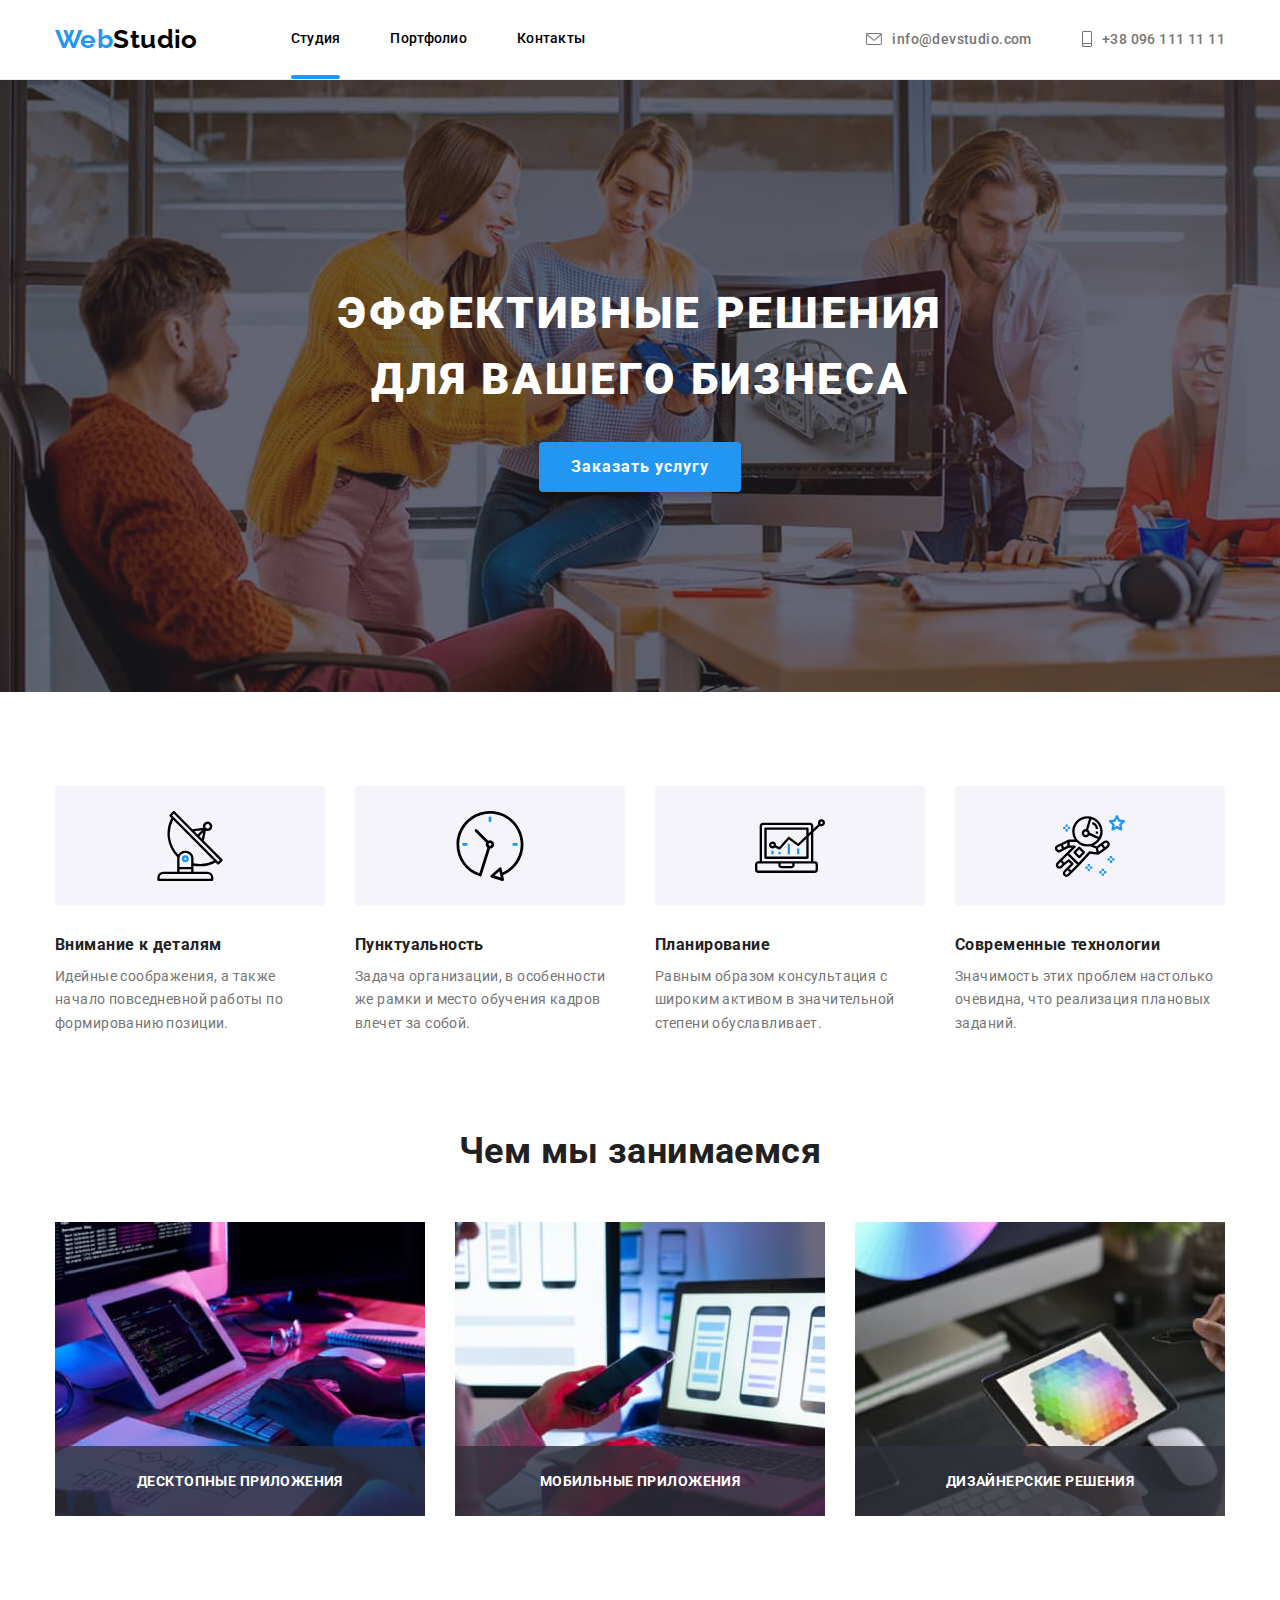
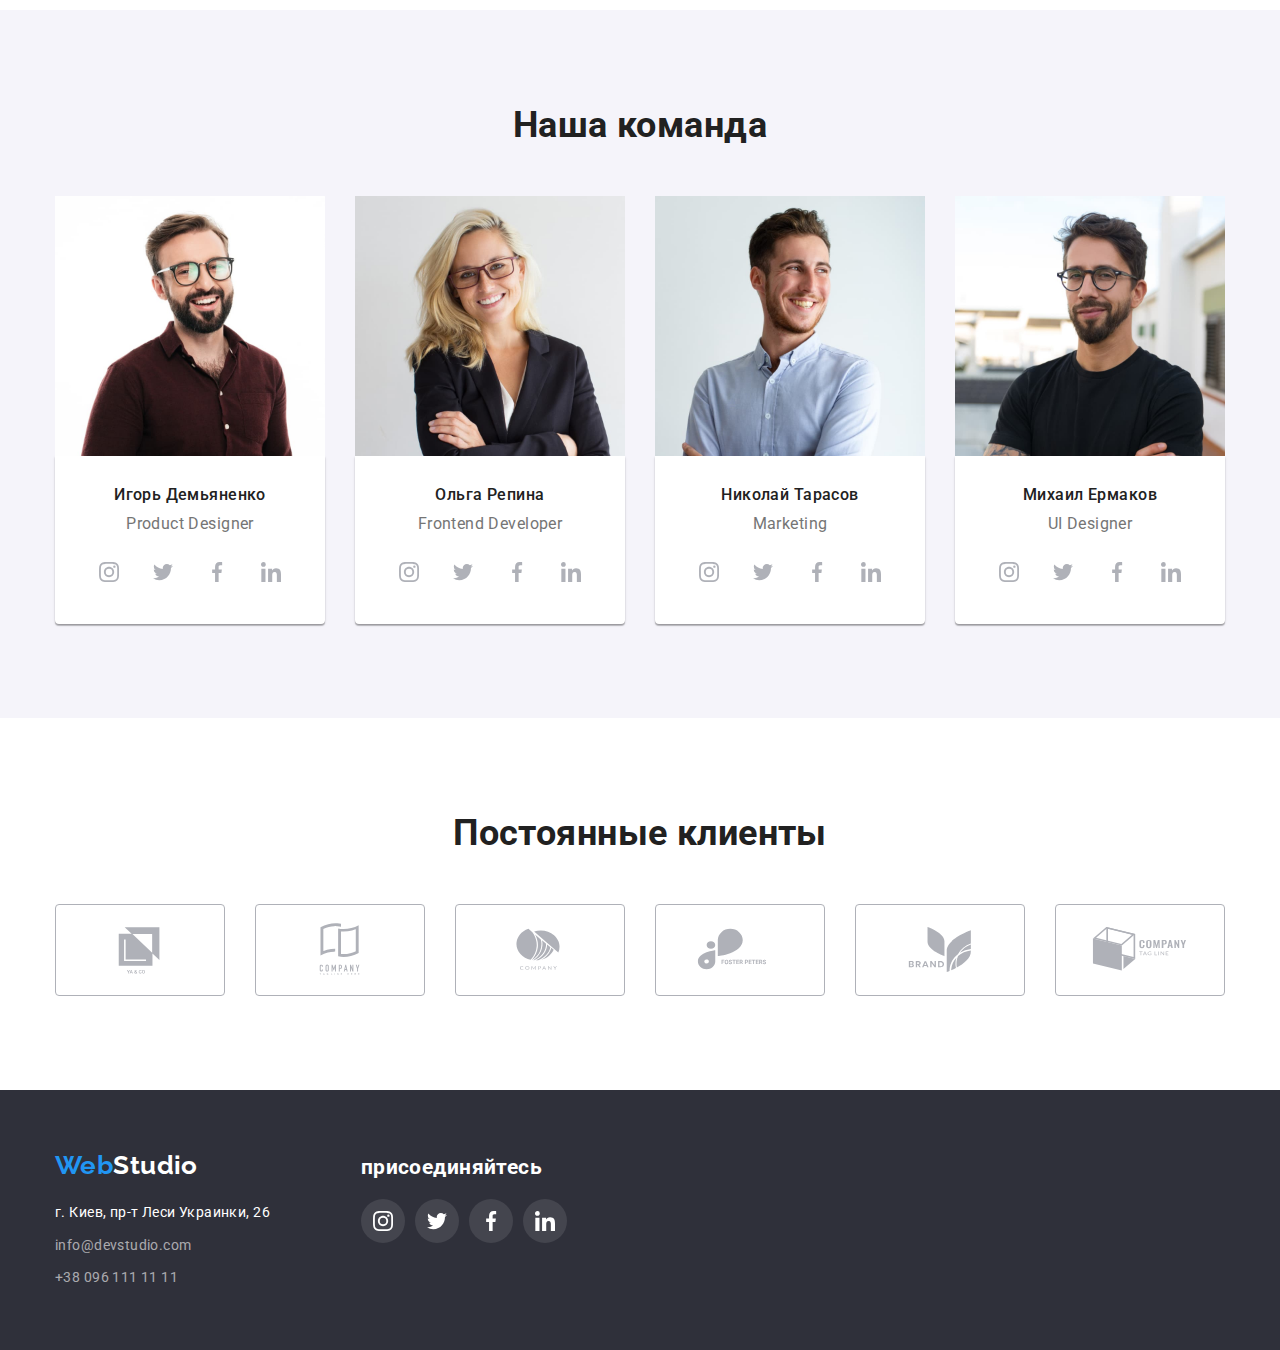
<file: index.html>
<!DOCTYPE html>
<html lang="ru">
  <head>
    <meta http-equiv="X-UA-Compatible" content="IE=Edge" />
    <meta charset="UTF-8" />
    <meta name="viewport" content="width=device-width, initial-scale=1.0" />
    <title class="main-title">WebStudio</title>
    <link rel="preconnect" href="https://fonts.googleapis.com" />
    <link rel="preconnect" href="https://fonts.gstatic.com" crossorigin />
    <link
      href="https://fonts.googleapis.com/css2?family=Raleway:wght@700&family=Roboto:wght@400;500;700;900&display=swap"
      rel="stylesheet"
    />
    <link
      rel="stylesheet"
      href="https://cdn.jsdelivr.net/npm/modern-normalize@1.1.0/modern-normalize.min.css"
    />
    <link rel="stylesheet" href="./css/styles.css" />
  </head>
  <body>
    <!--  header -->
    <header class="page-header">
      <div class="container page-header-container">
        <nav class="page-nav">
          <a class="link logo" lang="en" href="/index.html"
            ><span class="sub-logo">Web</span>Studio</a
          >
          <ul class="menu list">
            <li class="menu-item">
              <a class="link menu-link current" href="index.html">Студия</a>
            </li>
            <li class="menu-item">
              <a class="link menu-link" href="portfolio.html">Портфолио</a>
            </li>
            <li class="menu-item">
              <a class="link menu-link" href="#contact">Контакты</a>
            </li>
          </ul>
        </nav>
        <ul class="list header-list-contact">
          <li class="email-contact header-list-item">
            <a lang="en" class="link menu-email" href="mailto:info@devstudio.com"
              >
              <svg class="icon-header-email" width="16" height="12">
              <use href="./images/sprit.svg#icon-envelope-hover"></use>
            </svg>
            info@devstudio.com</a
            >
          </li>
          <li class="phone-contact header-list-item">
            <a class="link menu-phone" href="tel:+380961111111">
              <svg class="icon-header-phone" width="10" height="16">
              <use href="./images/sprit.svg#icon-smartphone"></use>
            </svg>
            +38 096 111 11 11</a>
          </li>
        </ul>
      </div>
    </header>
    <!-- /header -->
    <!-- hero -->
    <main class="section-list">
      <section class="section-item head-section">
        <div class="head-section-menu container">
          <h1 class="main-title main-menu-title">Эффективные решения для вашего бизнеса</h1>
          <button class="modal-btn main-menu-button" type="button" data-modal-open>Заказать услугу</button>
        </div>
      </section>
      <section class="section-item about-section">
        <div class="about-section-container container">
          <h2 hidden class="section-description">наши особенности</h2>
          <ul class="list about-list">
            <li class="list-item about-list-item">
              <div class="icon-about-list">
                <svg class="icon-about-antenna icon-about-item" width="70" height="70">
                  <use href="./images/sprit.svg#icon-antenna-1"></use>
                </svg>
              </div>
              <h3 class="list-subtitle">Внимание к деталям</h3>
              <p class="list-description">
                Идейные соображения, а также начало повседневной работы по формированию позиции.
              </p>
            </li>
            <li class="list-item about-list-item">
              <div class="icon-about-list">
                <svg class="icon-about-clock icon-about-item" width="70" height="70">
                  <use href="./images/sprit.svg#icon-clock-1"></use>
                </svg>
              </div>
              <h3 class="list-subtitle">Пунктуальность</h3>
              <p class="list-description">
                Задача организации, в особенности же рамки и место обучения кадров влечет за собой.
              </p>
            </li>
            <li class="list-item about-list-item">
              <div class="icon-about-list">
                <svg class="icon-about-diagram icon-about-item" width="70" height="70">
                  <use href="./images/sprit.svg#icon-diagram-1"></use>
                </svg>
              </div>
              <h3 class="list-subtitle">Планирование</h3>
              <p class="list-description">
                Равным образом консультация с широким активом в значительной степени обуславливает.
              </p>
            </li>
            <li class="list-item about-list-item">
              <div class="icon-about-list">
                <svg class="icon-about-astronaut icon-about-item" width="70" height="70">
                  <use href="./images/sprit.svg#icon-astronaut-1"></use>
                </svg>
              </div>
              <h3 class="list-subtitle">Современные технологии</h3>
              <p class="list-description">
                Значимость этих проблем настолько очевидна, что реализация плановых заданий.
              </p>
            </li>
          </ul>
        </div>
      </section>
      <section class="section-item we-do-section">
        <div class="we-do-menu container">
          <h2 class="section-subtitle we-do-substitle">Чем мы занимаемся</h2>
          <ul class="list we-do-list">
            <li class="we-do-item">
              <img 
                src="./images/activities/job1.jpg"
                alt="Десктопные приложения"
                width="370"
                height="294"
              />
<div class="box-absolute">
              <p class="text-h2">Десктопные приложения</p>
</div>
            </li>
            <li class="we-do-item">
              <img
                src="./images/activities/job2.jpg"
                alt="Мобильные приложения"
                width="370"
                height="294"
              />
              <div class="box-absolute">
                <p class="text-h2">Мобильные приложения</p>
              </div>
            </li>
            <li class="we-do-item">
              <img
                src="./images/activities/job3.jpg"
                alt="Дизайнерские решения"
                width="370"
                height="294"
              />
              <div class="box-absolute">
                <p class="text-h2">Дизайнерские решения</p>
              </div>
            </li>
          </ul>
        </div>
      </section>
      <section class="section-item team-section">
        <div class="team-section-container container">
          <h2 class="section-subtitle team-subtitle">Наша команда</h2>
          <ul class="list team-list">
            <li class="team-item">
              <img
                class="team-img"
                src="./images/team/igor_demyanenko.jpg"
                alt="Игорь Демьяненко"
                width="270"
                height="260"
              />
              <div class="team-description">
                <h3 class="worker-name first-worker-name">Игорь Демьяненко</h3>
                <p class="job-name first-job-name" lang="en">Product Designer</p>
                <ul class="social-menu-list list">
                  <li class="social-menu-item">
                    <a href="https://www.instagram.com/" class="social-menu-link">
                      <svg class="social-menu-icon" width="20" height="20">
                        <use href="./images/sprit.svg#icon-instagram"></use>
                      </svg>
                    </a>
                  </li>
                  <li class="social-menu-item">
                    <a href="https://twitter.com/" class="social-menu-link">
                      <svg class="social-menu-icon" width="20" height="20">
                        <use href="./images/sprit.svg#icon-twitter"></use>
                      </svg>
                    </a>
                  </li>
                  <li class="social-menu-item">
                    <a href="https://facebook.com/" class="social-menu-link">
                      <svg class="social-menu-icon" width="20" height="20">
                        <use href="./images/sprit.svg#icon-facebook"></use>
                      </svg>
                    </a>
                  </li>
                  <li class="social-menu-item">
                    <a href="https://www.linkedin.com/" class="social-menu-link">
                      <svg class="social-menu-icon" width="20" height="20">
                        <use href="./images/sprit.svg#icon-linkedin"></use>
                      </svg>
                    </a>
                  </li>
                </ul>
              </div>
            </li>
            <li class="team-item">
              <img
                class="team-img"
                src="./images/team/olga_repina.jpg"
                alt="Ольга Репина"
                width="270"
                height="260"
              />
              <div class="team-description">
                <h3 class="worker-name second-worker-name">Ольга Репина</h3>
                <p class="job-name second-job-name" lang="en">Frontend Developer</p>
                <ul class="social-menu-list list">
                  <li class="social-menu-item">
                    <a href="https://www.instagram.com/" class="social-menu-link">
                      <svg class="social-menu-icon" width="20" height="20">
                        <use href="./images/sprit.svg#icon-instagram"></use>
                      </svg>
                    </a>
                  </li>
                  <li class="social-menu-item">
                    <a href="https://twitter.com/" class="social-menu-link">
                      <svg class="social-menu-icon" width="20" height="20">
                        <use href="./images/sprit.svg#icon-twitter"></use>
                      </svg>
                    </a>
                  </li>
                  <li class="social-menu-item">
                    <a href="https://facebook.com/" class="social-menu-link">
                      <svg class="social-menu-icon" width="20" height="20">
                        <use href="./images/sprit.svg#icon-facebook"></use>
                      </svg>
                    </a>
                  </li>
                  <li class="social-menu-item">
                    <a href="https://www.linkedin.com/" class="social-menu-link">
                      <svg class="social-menu-icon" width="20" height="20">
                        <use href="./images/sprit.svg#icon-linkedin"></use>
                      </svg>
                    </a>
                  </li>
                </ul>
              </div>
            </li>
            <li class="team-item">
              <img
                class="team-img"
                src="./images/team/nikolai_tarasov.jpg"
                alt="Николай Тарасов"
                width="270"
                height="260"
              />
              <div class="team-description">
                <h3 class="worker-name third-worker-name">Николай Тарасов</h3>
                <p class="job-name third-job-name" lang="en">Marketing</p>
                <ul class="social-menu-list list">
                  <li class="social-menu-item">
                    <a href="https://www.instagram.com/" class="social-menu-link">
                      <svg class="social-menu-icon" width="20" height="20">
                        <use href="./images/sprit.svg#icon-instagram"></use>
                      </svg>
                    </a>
                  </li>
                  <li class="social-menu-item">
                    <a href="https://twitter.com/" class="social-menu-link">
                      <svg class="social-menu-icon" width="20" height="20">
                        <use href="./images/sprit.svg#icon-twitter"></use>
                      </svg>
                    </a>
                  </li>
                  <li class="social-menu-item">
                    <a href="https://facebook.com/" class="social-menu-link">
                      <svg class="social-menu-icon" width="20" height="20">
                        <use href="./images/sprit.svg#icon-facebook"></use>
                      </svg>
                    </a>
                  </li>
                  <li class="social-menu-item">
                    <a href="https://www.linkedin.com/" class="social-menu-link">
                      <svg class="social-menu-icon" width="20" height="20">
                        <use href="./images/sprit.svg#icon-linkedin"></use>
                      </svg>
                    </a>
                  </li>
                </ul>
              </div>
            </li>
            <li class="team-item">
              <img
                class="team-img"
                src="./images/team/michail_ermakov.jpg"
                alt="Михаил Ермаков"
                width="270"
                height="260"
              />
              <div class="team-description">
                <h3 class="worker-name fourth-worker-name">Михаил Ермаков</h3>
                <p class="job-name fourth-job-name" lang="en">UI Designer</p>
                <ul class="social-menu-list list">
                  <li class="social-menu-item">
                    <a href="https://www.instagram.com/" class="social-menu-link">
                      <svg class="social-menu-icon" width="20" height="20">
                        <use href="./images/sprit.svg#icon-instagram"></use>
                      </svg>
                    </a>
                  </li>
                  <li class="social-menu-item">
                    <a href="https://twitter.com/" class="social-menu-link">
                      <svg class="social-menu-icon" width="20" height="20">
                        <use href="./images/sprit.svg#icon-twitter"></use>
                      </svg>
                    </a>
                  </li>
                  <li class="social-menu-item">
                    <a href="https://facebook.com/" class="social-menu-link">
                      <svg class="social-menu-icon" width="20" height="20">
                        <use href="./images/sprit.svg#icon-facebook"></use>
                      </svg>
                    </a>
                  </li>
                  <li class="social-menu-item">
                    <a href="https://www.linkedin.com/" class="social-menu-link">
                      <svg class="social-menu-icon" width="20" height="20">
                        <use href="./images/sprit.svg#icon-linkedin"></use>
                      </svg>
                    </a>
                  </li>
                </ul>
              </div>
            </li>
          </ul>
        </div>
      </section>
      <section class="section-item clients-list-section">
        <div class="client-section-container container">
          <h2 class="section-subtitle clients-subtitle">Постоянные клиенты</h2>
            <ul class="clients-menu list">
              <li class="clients-menu-item">
                <a href="" class="link-company-site"><svg class="clients-menu-icon" width="106" height="60">
                  <use href="./images/sprit.svg#icon-company-1"></use>
                </svg>
              </a>
              </li>
              <li class="clients-menu-item">
                <a href="" class="link-company-site">
                <svg class="clients-menu-icon" width="106" height="60">
                  <use href="./images/sprit.svg#icon-company-2"></use>
                </svg>
                </a>
              </li>
              <li class="clients-menu-item">
                <a href="" class="link-company-site">
                <svg class="clients-menu-icon" width="106" height="60">
                  <use href="./images/sprit.svg#icon-company-3"></use>
                </svg>
                </a>
              </li>
              <li class="clients-menu-item">
                <a href="" class="link-company-site">
                <svg class="clients-menu-icon" width="106" height="60">
                  <use href="./images/sprit.svg#icon-company-4"></use>
                </svg>
                </a>
              </li>
              <li class="clients-menu-item">
                <a href="" class="link-company-site">
                <svg class="clients-menu-icon" width="106" height="60">
                  <use href="./images/sprit.svg#icon-company-5"></use>
                </svg>
                </a>
              </li>
              <li class="clients-menu-item">
                <a href="" class="link-company-site">
                <svg class="clients-menu-icon" width="106" height="60">
                  <use href="./images/sprit.svg#icon-company-6"></use>
                </svg>
                </a>
              </li>
            </ul>
        </div>
      </section>
    </main>
    <!-- /hero -->
    <!-- footer -->
    <footer class="page-footer">
        <div class="container footer-container">
          <div class="content-footer">
            <a class="link logo footer-logo" lang="en" href="/index.html"
              ><span class="sub-logo">Web</span><span class="lastsub-logo">Studio</span></a
            >
            <address class="address-main">
              <ul class="list address-list">
                <li class="address-item">
                  <a
                    class="link address-map"
                    href="https://goo.gl/maps/YHyirpQz4yApYQfTA"
                    target="_blank"
                    rel="noopener noreferrer"
                    >г. Киев, пр-т Леси Украинки, 26</a
                  >
                </li>
                <li class="address-item">
                  <a class="link address-mail" lang="en" href="mailto:info@devstudio.com"
                    >info@devstudio.com</a
                  >
                </li>
                <li class="address-item">
                  <a class="link address-phone" href="tel:+380961111111">+38 096 111 11 11</a>
                </li>
              </ul>
            </address>
          </div>
            <div class="footer-content-item">
              <h2 class="section-description footer-section-description">присоединяйтесь</h2>
              <ul class="social-footer-list list">
                <li class="social-footer-item">
                  <a href="https://www.instagram.com/" class="social-menu-link footer-social-link">
                    <svg class="social-menu-icon" width="20" height="20">
                      <use href="./images/sprit.svg#icon-instagram-footer"></use>
                    </svg>
                  </a>
                </li>
                <li class="social-footer-item">
                  <a href="https://twitter.com/" class="social-menu-link footer-social-link">
                    <svg class="social-menu-icon" width="20" height="20">
                      <use href="./images/sprit.svg#icon-twitter-footer"></use>
                    </svg>
                  </a>
                </li>
                <li class="social-footer-item">
                  <a href="https://facebook.com/" class="social-menu-link footer-social-link">
                    <svg class="social-menu-icon" width="20" height="20">
                      <use href="./images/sprit.svg#icon-facebook-footer"></use>
                    </svg>
                  </a>
                </li>
                <li class="social-footer-item">
                  <a href="https://www.linkedin.com/" class="social-menu-link footer-social-link">
                    <svg class="social-menu-icon" width="20" height="20">
                      <use href="./images/sprit.svg#icon-linkedin-footer"></use>
                    </svg>
                  </a>
                </li>
              </ul>
            </div>
          </div>
        </div>
      </div>
    </footer>
    <!-- /footer -->

<!-- modal window -->
    <div class="backdrop is-hidden" data-modal>
      <div class="modal">
      <button type="button" class="modal-close-btn" data-modal-close>
        <svg class="modal-close-icon" width="11px" height="11px">
          <use href="./images/sprit.svg#icon-close-modal"></use>
        </svg>
      </button>
    </div>
    </div>
<!--  /modal window -->

<!-- script modal window -->
<script src="./js/modal.js"></script>
<!-- /script modal window -->
  </body>
</html>
</file>
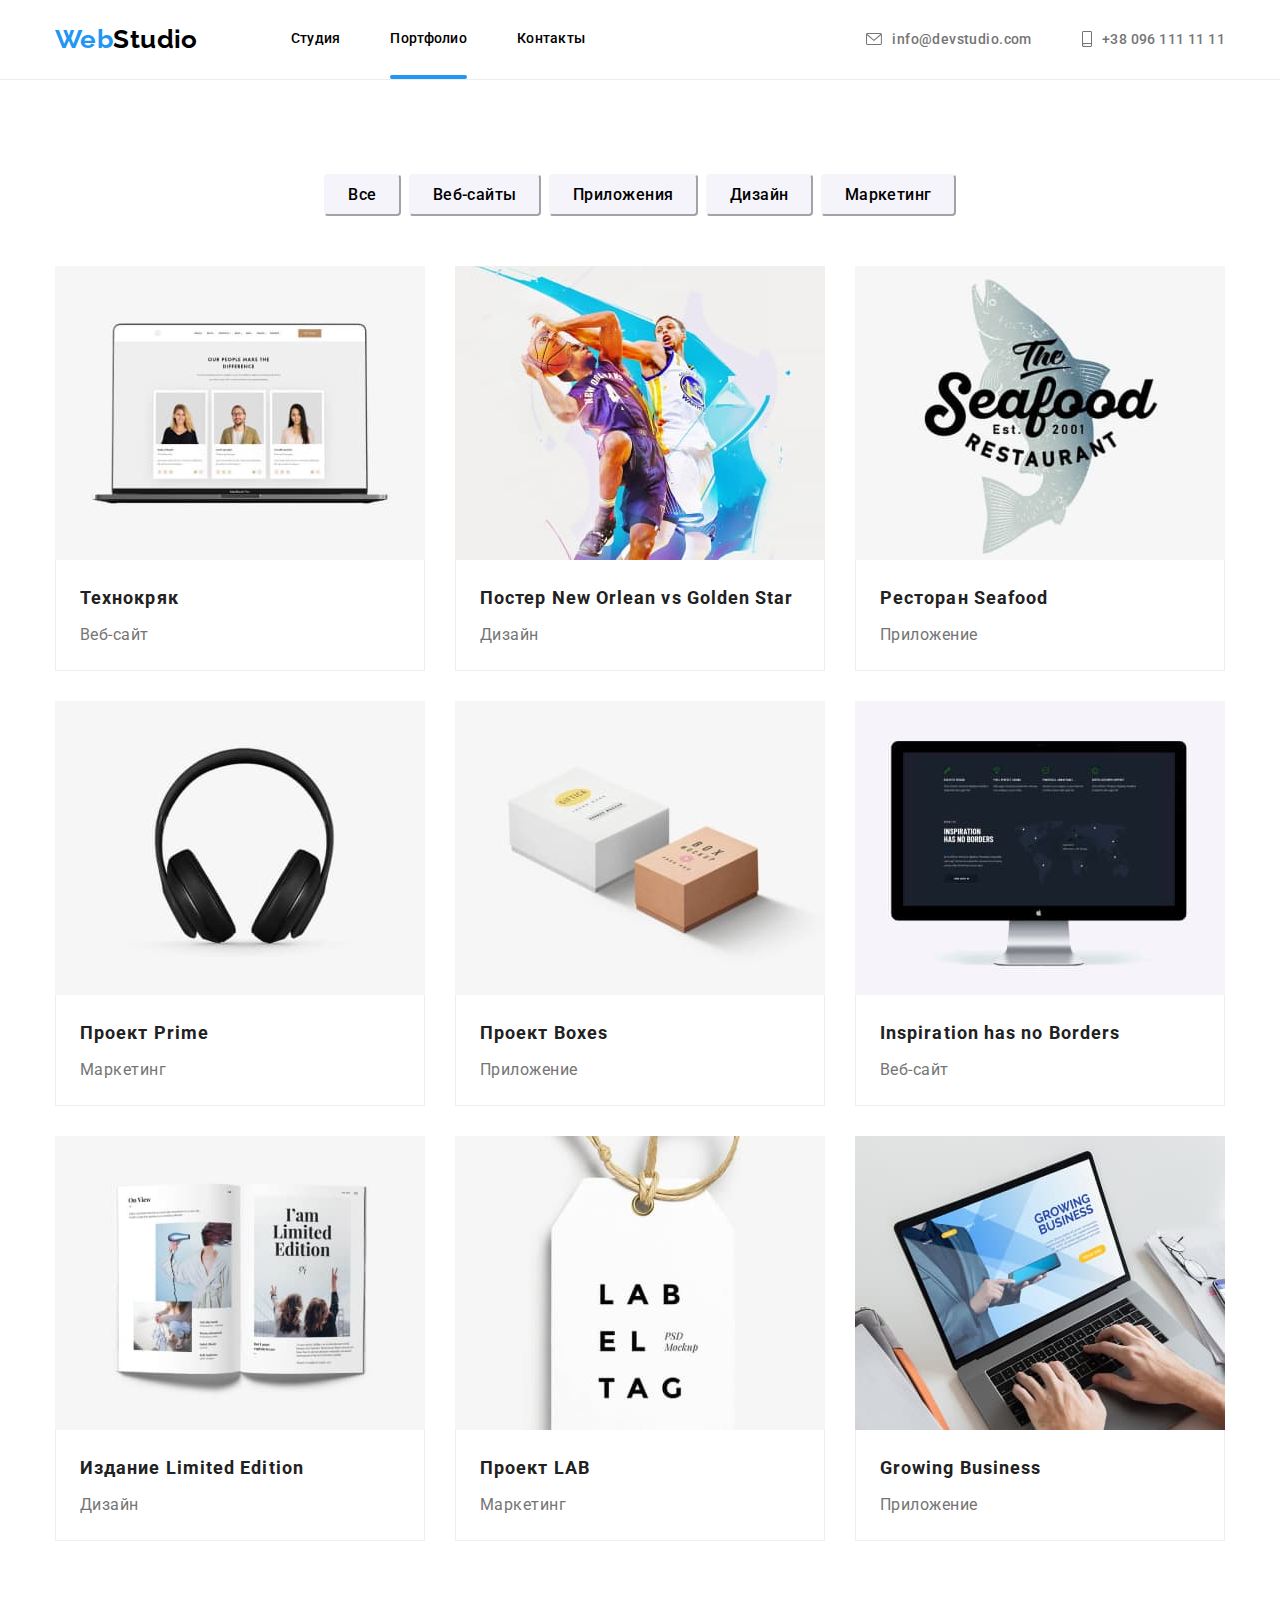
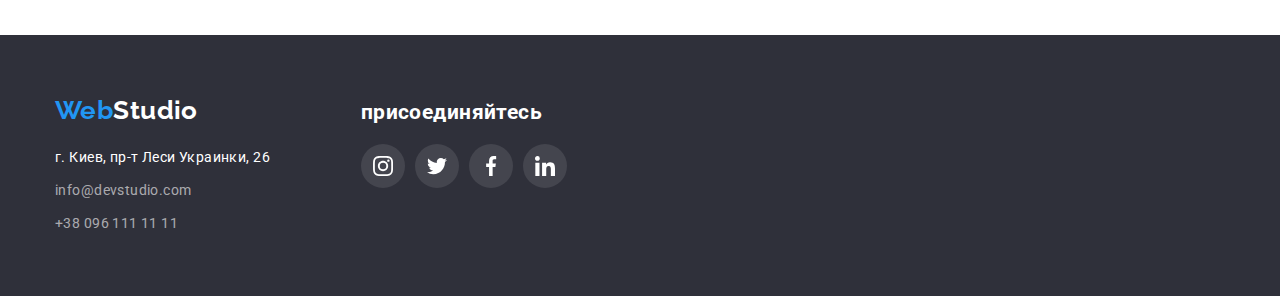
<file: portfolio.html>
<!DOCTYPE html>
<html lang="ru">
  <head>
    <meta http-equiv="X-UA-Compatible" content="IE=Edge" />
    <meta charset="UTF-8" />
    <meta name="viewport" content="width=device-width, initial-scale=1.0" />
    <title class="page-title">Портфолио</title>
    <link rel="preconnect" href="https://fonts.googleapis.com" />
    <link rel="preconnect" href="https://fonts.gstatic.com" crossorigin />
    <link
      href="https://fonts.googleapis.com/css2?family=Raleway:wght@700&family=Roboto:wght@400;500;700;900&display=swap"
      rel="stylesheet"
    />
    <link
      rel="stylesheet"
      href="https://cdn.jsdelivr.net/npm/modern-normalize@1.1.0/modern-normalize.min.css"
    />
    <link rel="stylesheet" href="./css/styles.css" />
  </head>
  <body>
    <!--  header -->
    <header class="page-header">
      <div class="container page-header-container">
        <nav class="page-nav">
          <a class="link logo" lang="en" href="/index.html"
            ><span class="sub-logo">Web</span>Studio</a
          >
          <ul class="menu list">
            <li class="menu-item">
              <a class="link menu-link" href="index.html">Студия</a>
            </li>
            <li class="menu-item">
              <a class="link menu-link current" href="portfolio.html">Портфолио</a>
            </li>
            <li class="menu-item">
              <a class="link menu-link" href="#contact">Контакты</a>
            </li>
          </ul>
        </nav>
        <ul class="list header-list-contact">
          <li class="email-contact header-list-item">
            <a lang="en" class="link menu-email" href="mailto:info@devstudio.com">
              <svg class="icon-header-email" width="16" height="12">
                <use href="./images/sprit.svg#icon-envelope-hover"></use>
              </svg>
              info@devstudio.com</a
            >
          </li>
          <li class="phone-contact header-list-item">
            <a class="link menu-phone" href="tel:+380961111111">
              <svg class="icon-header-phone" width="10" height="16">
                <use href="./images/sprit.svg#icon-smartphone"></use>
              </svg>
              +38 096 111 11 11</a
            >
          </li>
        </ul>
      </div>
    </header>
    <!-- /header -->

    <!-- hero -->
    <main class="portfolio-main">
      <section class="portfolio-main-section">
        <div class="container">
          <h1 hidden class="portfolio-title">Страница Портфолио</h1>
          <ul class="list nav-portfolio-menu">
            <li class="list-item btn-list">
              <button type="button" class="link nav-btn sellect-all">Все</button>
            </li>
            <li class="list-item btn-list">
              <button type="button" class="link nav-btn sellect-website">Веб-сайты</button>
            </li>
            <li class="list-item btn-list">
              <button type="button" class="link nav-btn sellect-app">Приложения</button>
            </li>
            <li class="list-item btn-list">
              <button type="button" class="link nav-btn sellect-design">Дизайн</button>
            </li>
            <li class="list-item btn-list">
              <button type="button" class="link nav-btn sellect-marketing">Маркетинг</button>
            </li>
          </ul>
          <ul class="list list-project">
            <li class="project-item">
              <a href="#" class="project-list-link">
              <div class="project-item-container">
              <img
                class="project-img"
                src="./images/portfolio/website.jpg"
                alt="Технокряк Веб-сайт"
                width="370"
                height="294"
              />
              <p class="overlay">
                Ресурс предлагает комплексные предложения с разным уровнем функционала и сервисов. Все это позволит посетителю получить исчерпывающие сведения о компании или частном лице.
              </p>
              </div>
              <div class="block-description">
                <h2 class="project-title">Технокряк</h2>
                <p class="project-type">Веб-сайт</p>
              </div>
              </a>
            </li>
            <li class="project-item">
              <a href="#" class="project-list-link">
              <div class="project-item-container">
              <img
                class="project-img"
                src="./images/portfolio/design.jpg"
                alt="Постер New Orlean vs Golden Star"
                width="370"
                height="294"
              />
              
                <p class="overlay">
                Ресурс предлагает комплексные предложения с разным уровнем функционала и сервисов. Все это позволит посетителю получить исчерпывающие сведения о компании или частном лице.
              </p>
              </div>
              <div class="block-description">
                <h2 class="project-title" lang="en-ru">Постер New Orlean vs Golden Star</h2>
                <p class="project-type">Дизайн</p>
              </div>
              </a>
            </li>
            <li class="project-item">
              <a href="#" class="project-list-link">
              <div class="project-item-container">
              <img
                class="project-img"
                src="./images/portfolio/app.jpg"
                alt="Приложение Ресторан Seafood"
                width="370"
                height="294"
              />
              <p class="overlay">
                Ресурс предлагает комплексные предложения с разным уровнем функционала и сервисов. Все это позволит посетителю получить исчерпывающие сведения о компании или частном лице.
              </p>
              </div>
              <div class="block-description">
                <h2 class="project-title" lang="en-ru">Ресторан Seafood</h2>
                <p class="project-type">Приложение</p>
              </div>
              </a>
            </li>
            <li class="project-item">
              <a href="#" class="project-list-link">
              <div class="project-item-container">
              <img
                class="project-img"
                src="./images/portfolio/marketing.jpg"
                alt="НАушник Prime"
                width="370"
                height="294"
              />
              <p class="overlay">
                Ресурс предлагает комплексные предложения с разным уровнем функционала и сервисов. Все это позволит посетителю получить исчерпывающие сведения о компании или частном лице.
              </p>
              </div>
              <div class="block-description">
                <h2 class="project-title" lang="en-ru">Проект Prime</h2>
                <p class="project-type">Маркетинг</p>
              </div>
              </a>
            </li>
            <li class="project-item">
              <a href="#" class="project-list-link">
              <div class="project-item-container">
              <img
                class="project-img"
                src="./images/portfolio/applications.jpg"
                alt="Приложение Boxes"
                width="370"
                height="294"
              />
              <p class="overlay">
                Ресурс предлагает комплексные предложения с разным уровнем функционала и сервисов. Все это позволит посетителю получить исчерпывающие сведения о компании или частном лице.
              </p>
              </div>
              <div class="block-description">
                <h2 class="project-title" lang="en-ru">Проект Boxes</h2>
                <p class="project-type">Приложение</p>
              </div>
              </a>
            </li>
            <li class="project-item">
              <a href="#" class="project-list-link">
              <div class="project-item-container">
              <img
                class="project-img"
                src="./images/portfolio/proweb.jpg"
                alt="Веб-сайт Inspiration has no Borders"
                width="370"
                height="294"
              />
              <p class="overlay">
                Ресурс предлагает комплексные предложения с разным уровнем функционала и сервисов. Все это позволит посетителю получить исчерпывающие сведения о компании или частном лице.
              </p>
              </div>
              <div class="block-description">
                <h2 class="project-title" lang="en">Inspiration has no Borders</h2>
                <p class="project-type">Веб-сайт</p>
              </div>
              </a>
            </li>
            <li class="project-item">
              <a href="#" class="project-list-link">
              <div class="project-item-container">
              <img
                class="project-img"
                src="./images/portfolio/designbook.jpg"
                alt="Издание Limited Edition"
                width="370"
                height="294"
              />
              <p class="overlay">
                Ресурс предлагает комплексные предложения с разным уровнем функционала и сервисов. Все это позволит посетителю получить исчерпывающие сведения о компании или частном лице.
              </p>
              </div>
              <div class="block-description">
                <h2 class="project-title" lang="en-ru">Издание Limited Edition</h2>
                <p class="project-type">Дизайн</p>
              </div>
              </a>
            </li>
            <li class="project-item">
              <a href="#" class="project-list-link">
              <div class="project-item-container">
              <img
                class="project-img"
                src="./images/portfolio/projectlab.jpg"
                alt="Проект LAB"
                width="370"
                height="294"
              />
              <p class="overlay">
                Ресурс предлагает комплексные предложения с разным уровнем функционала и сервисов. Все это позволит посетителю получить исчерпывающие сведения о компании или частном лице.
              </p>
              </div>
              <div class="block-description">
                <h2 class="project-title" lang="en-ru">Проект LAB</h2>
                <p class="project-type">Маркетинг</p>
              </div>
              </a>
            </li>
            <li class="project-item">
              <a href="#" class="project-list-link">
              <div class="project-item-container">
              <img
                class="project-img"
                src="./images/portfolio/growingbusiness.jpg"
                alt="Приложение Growing Business"
                width="370"
                height="294"
              />
              <p class="overlay">
                Ресурс предлагает комплексные предложения с разным уровнем функционала и сервисов. Все это позволит посетителю получить исчерпывающие сведения о компании или частном лице.
              </p>
              </div>
              <div class="block-description">
                <h2 class="project-title" lang="en">Growing Business</h2>
                <p class="project-type">Приложение</p>
              </div>
              </a>
            </li>
          </ul>
        </div>
      </section>
    </main>
    <!-- /hero -->

    <!-- footer -->
     <footer class="page-footer">
        <div class="container footer-container">
          <div class="content-footer">
            <a class="link logo footer-logo" lang="en" href="/index.html"
              ><span class="sub-logo">Web</span><span class="lastsub-logo">Studio</span></a
            >
            <address class="address-main">
              <ul class="list address-list">
                <li class="address-item">
                  <a
                    class="link address-map"
                    href="https://goo.gl/maps/YHyirpQz4yApYQfTA"
                    target="_blank"
                    rel="noopener noreferrer"
                    >г. Киев, пр-т Леси Украинки, 26</a
                  >
                </li>
                <li class="address-item">
                  <a class="link address-mail" lang="en" href="mailto:info@devstudio.com"
                    >info@devstudio.com</a
                  >
                </li>
                <li class="address-item">
                  <a class="link address-phone" href="tel:+380961111111">+38 096 111 11 11</a>
                </li>
              </ul>
            </address>
          </div>
            <div class="footer-content-item">
              <h2 class="section-description footer-section-description">присоединяйтесь</h2>
              <ul class="social-footer-list list">
                <li class="social-footer-item">
                  <a href="https://www.instagram.com/" class="social-menu-link footer-social-link">
                    <svg class="social-menu-icon" width="20" height="20">
                      <use href="./images/sprit.svg#icon-instagram-footer"></use>
                    </svg>
                  </a>
                </li>
                <li class="social-footer-item">
                  <a href="https://twitter.com/" class="social-menu-link footer-social-link">
                    <svg class="social-menu-icon" width="20" height="20">
                      <use href="./images/sprit.svg#icon-twitter-footer"></use>
                    </svg>
                  </a>
                </li>
                <li class="social-footer-item">
                  <a href="https://facebook.com/" class="social-menu-link footer-social-link">
                    <svg class="social-menu-icon" width="20" height="20">
                      <use href="./images/sprit.svg#icon-facebook-footer"></use>
                    </svg>
                  </a>
                </li>
                <li class="social-footer-item">
                  <a href="https://www.linkedin.com/" class="social-menu-link footer-social-link">
                    <svg class="social-menu-icon" width="20" height="20">
                      <use href="./images/sprit.svg#icon-linkedin-footer"></use>
                    </svg>
                  </a>
                </li>
              </ul>
            </div>
          </div>
        </div>
      </div>
    </footer>
    <!-- /footer -->
  </body>
</html>
</file>
<file: css/styles.css>
/* general */
:root{
    --primary-font: 'Roboto', sans-serif;
    --secondary-font: 'Raleway', sans-serif;
    /* --primary-text-color: ; */
    /* --accent-color:  */
    --transition: 250ms cubic-bezier(0.4, 0, 0.2, 1);
}
.list {
    list-style: none;
}

.link {
    text-decoration: none;
    color: black;
}
h1,
h2,
h3,
h4,
p{
    margin-top: 0;
        margin-bottom: 0;
}
ul,
ol {
    margin-top: 0;
        margin-bottom: 0;
        padding-left: 0;
}
img{
    display: block;
}
button{ cursor: pointer;}


/* /general */

/* body */
body {
    font-family: var(--primary-font);
    font-weight: 400;
    font-size: 14px;
    letter-spacing: 0.03em;
}
.container
 {
    width: 1200px;
    margin-left: auto;
    margin-right: auto;
    padding-left: 15px;
    padding-right: 15px;
}
.page-header {
    padding-top: 24px;
     padding-bottom: 24px;
     border-bottom: 1px solid #ECECEC;
}
.page-header-container {
    display: flex;
    align-items: center;
}
.page-nav {
    display: flex;
}
.menu {
    display: flex;
    align-items: center;
}

.header-list-contact {
    display: flex;
}
/* header */
/* logo */
.logo {
    font-family: var(--secondary-font);
    font-weight: 700;
    font-size: 26px;
    line-height: 1.19;
    margin-right: 93px;
}

.sub-logo {
    color: #2196F3;
}

/* ==/logo== */

/* ==nav menu== */

.menu-item {
    font-weight: 500;
    line-height: 1.14;
    letter-spacing: 0.02em;

    position: relative;
    display: block;
}
.menu-item:not(:last-child) {
    margin-right: 50px;
}

.menu-item .current::after,
.menu-item .current::after
 {
    content: "";
    width: 100%;
    height: 4px;
    border-radius: 2px;
    background-color: #2196F3;

    position: absolute;
    bottom: 0;
    left: 0;
    transform: translate(0, 800%);
}

.menu-link {
    transition: color var(--transition);
}
.menu-link:hover,
.menu-link:focus {
    color: #2196F3;
}
.header-list-contact {
    margin-left: auto;
}
.header-list-item:not(:last-child) {
    margin-right: 50px;
}
.icon-header-email {
    fill: #757575;
    margin-right: 10px;
    transition: fill var(--transition);
}

.menu-email {
    font-weight: 500;
    color: #757575;
    display: flex;
    align-items: center;
    transition: color var(--transition);
}
.menu-email:hover ,
.menu-email:focus {color: #2196F3;

}

.menu-email:hover .icon-header-email,
.menu-email:focus .icon-header-email {
    fill: currentColor;
}

.icon-header-phone {
    fill: #757575;
    margin-right: 10px;
    transition: color var(--transition);
    transition: fill var(--transition);
}

.menu-phone {
    font-weight: 500;
    color: #757575;
    display: flex;
    align-items: center;
}
.menu-phone:hover,
.menu-phone:focus {
    color: #2196F3;
}
.menu-phone:hover .icon-header-phone,
.menu-phone:focus .icon-header-phone {
    fill: currentColor;
}
.head-section{
    background-color: #C4C4C4;
    max-width: 1600px;
    margin: 0 auto;
    padding-top: 200px;
    padding-bottom: 200px;
    background-image: linear-gradient(rgba(47, 48, 58, 0.4), rgba(47, 48, 58, 0.4)), 
    url(../images/bg/bg.jpg);
    background-size: cover;
}
.head-section-menu {
    width: 1200px;
    padding-left: 15px;
    padding-right: 15px;
}
.main-title {
    font-weight: 900;
    font-size: 44px;
    line-height: 1.5;
    letter-spacing: 0.06em;
    color: #FFFFFF;
    text-transform: uppercase;
}
.main-menu-title {
    width: 696px;
    margin-left: auto;
    margin-right: auto;
    margin-bottom: 30px;
    text-align: center;
}

.modal-btn {
    font-family: inherit;
    font-weight: 700;
    Font-size: 16px;
    Line-height: 1.88;
    letter-spacing: 0.06em;
    color: white;
    background-color: #2196F3;
    cursor: pointer;
}
.modal-btn:hover,
.modal-btn:focus {color: white;
    background-color: #2196F3;

}

.modal-btn {
    min-width: 200px;
    min-height: 50px;
    box-shadow: 0px 4px 4px rgba(0, 0, 0, 0.15);
        border-radius: 4px;
        border:inherit;
        align-items: center;
        text-align: center;
    margin-left: auto;
    display: block;
    margin-right: auto;
        padding-top: 10px;
        padding-left: 32px;
        padding-bottom: 10px;
        padding-right: 32px;
    transition: background-color var(--transition);
}

/* ==/nav menu== */

/* ==section наши особенности== */

.about-section {
    padding-top: 94px;
    padding-bottom: 94px;
}
.about-section-container {
    display: flex;
}

.about-list {
    display: flex;
}
.icon-about-list {
    display: flex;
        margin-bottom: 30px;
        width: 270px;
        height: 120px;
        justify-content: center;
        align-items: center;
        background-color: #F5F4FA;
        border-radius: 4px;

}
.icon-about-item {
    transition: fill var(--transition);
}
.icon-about-item:hover,
.icon-about-item:focus {
    fill: #2196F3;
}
.about-list-item:not(:last-child) {
    margin-right: 30px;
    min-width: 270px;
}
.list-subtitle {
    font-weight: 700;
    line-height: 1.14;
    color: #212121;
    margin-bottom: 10px;
}

.list-description {
    line-height: 1.7;
    color: #757575;
}
/* ==/section наши особенности== */

/* section Чем мы занимаемся */

.we-do-section {
    padding-bottom: 94px;
}
.section-subtitle {
    font-weight: 700;
    font-size: 36px;
    line-height: 1.17;
    color: #212121;
margin-bottom: 50px;
}
.we-do-substitle {
text-align: center;
    
}
.we-do-list {
    display: flex;
    flex-wrap: wrap;
    gap: 30px;
}
.text-h2 {
    font-family: 'Roboto';
        font-style: normal;
        font-weight: 700;
        font-size: 14px;
        line-height: 16px;
        text-align: center;
        letter-spacing: 0.03em;
        text-transform: uppercase;
        color: #FFFFFF;
        }
        .we-do-item {
            position: relative;
        }
        .box-absolute {
    position: absolute;
    background-image: linear-gradient(rgba(47, 48, 58, 0.8),
        rgba(47, 48, 58, 0.8));
        width: 100%;
        bottom: 0%;
        left: 0%;
            display: flex;
            justify-content: center;
            align-items: center;
            height: 70px;
        
}


    /* ==/section Чем мы занимаемся== */

    /* ==team section== */
.team-section {
        background-color: #F5F4FA;
        padding-bottom: 94px;
        padding-top: 94px;
    }
.team-subtitle {
        text-align: center;
    }
.team-list {
        display: flex;
        gap: 30px;
    }
.worker-name {
            font-weight: 500;
            font-size: 16px;
            line-height: 1.17;
            color: #212121;
            text-align: center;
            margin-bottom: 10px;
    }
.job-name{
        font-size: 16px;
        line-height: 1.17;
        color: #757575;
        text-align: center;
}
.team-description {
    padding-top: 30px;
    padding-bottom: 30px;
    background-color: #fff;
    box-shadow: 0px 1px 3px rgba(0, 0, 0, 0.12), 0px 1px 1px rgba(0, 0, 0, 0.14), 0px 2px 1px rgba(0, 0, 0, 0.2);
        border-radius: 0px 0px 4px 4px;
}
.social-menu-list{
    display: flex;
    margin-top: 16px;
    justify-content: center;
    gap: 10px;
}

.social-menu-link {
    display: flex;
    justify-content: center;
    align-items: center;
    width: 44px;
    height: 44px;
    background-color: inherit;
    border-radius: 50%;
        transition: background-color var(--transition);
}
.social-menu-icon {
    fill: #AFB1B8;
    transition: fill var(--transition);
}
.social-menu-link:hover ,
.social-menu-link:focus {
    background-color:#2196F3;
}
.social-menu-link:hover .social-menu-icon,
.social-menu-link:focus .social-menu-icon {
    fill: white;
}

/* ==/team section== */

/* ==clients section== */

.clients-list-section{
    padding-top: 94px;
    padding-bottom: 94px;
}
.clients-subtitle{ 
    text-align: center;
    margin-bottom: 50px;
}
.clients-menu{
    display: flex;
    gap: 30px;
    justify-content: center;

}
.clients-menu-item {
    width: 170px;
    height: 92px;
}
.clients-menu-icon {
    fill: #AFB1B8;
}
.link-company-site {
    border: 1px solid #AFB1B8;
    border-radius: 4px;
    display: flex;
    justify-content: center;
    align-items: center;
    height: 100%;
        transition: border-color var(--transition);
}
.link-company-site:hover,
.link-company-site:focus {
    border-color: #2196F3;
    cursor: pointer;
}
.clients-menu-icon {
    transition: fill var(--transition);
}
.link-company-site:hover .clients-menu-icon,
.link-company-site:focus .clients-menu-icon {
    fill: #2196F3;
}
/* ==/clients section */

/* ==footer page== */
.page-footer {
    background-color: #2F303A;
    padding-top: 60px;
    padding-bottom: 60px;
}
.footer-container {
    display: flex;
    align-items: baseline;
}
.footer-logo {
    display: block;
    margin-bottom: 20px;
}
.footer-section-description {
    color: white;
    align-items: center;
}
.footer-social-link {
   background: rgba(255, 255, 255, 0.1);
}
.footer-content-menu {
    display: flex;
}
.footer-content-item {
    margin-left: 70px;
}
.social-footer-list {
    display: flex;
    margin-top: 20px;
    gap: 10px;
}

.address-main{
    font-style: normal;
}
.address-item:not(:last-child) {
    margin-bottom: 9px;
}
.lastsub-logo{
     color: white; 
}
.address-map {
        line-height: 1.7;
        color: white;
        transition: color var(--transition);
}
.address-map:hover,
.address-map:focus{
    color: #2196F3;
}
.address-mail {
    line-height: 1.7;
    color: rgba(255, 255, 255, 0.6);
    transition: color var(--transition);
}
.address-mail:hover,
.address-mail:focus {
    color: #2196F3;
}
.address-phone {
        line-height: 1.7;
        color: rgba(255, 255, 255, 0.6);
        transition: color var(--transition);
}
.address-phone:hover,
.address-phone:focus {
    color: #2196F3;
}
.address-phone {
    margin-bottom: 60px;
}

/* ==/footer== */


/* ==modal window */
.backdrop {
    position: fixed;
    top: 0;
    left: 0;
    z-index: 1000;
    width: 100%;
    height: 100%;
    background-color:rgba(0, 0, 0, 0.2);
    transition: opacity var(--transition), visibility var(--transition);
}
.backdrop.is-hidden {
opacity: 0;
visibility: hidden;
pointer-events: none;
}
.modal {
    position: absolute;
    top: 50%;
    left: 50%;
    transform: translate(-50%, -50%);
    width: 528px;
    height: 581px;
    background-color: #fff;
}
.modal-close-btn {
    position: absolute;
    right: 8px;
    top: 8px;
    display: flex;
    justify-content: center;
    align-items: center;
    background-color: transparent;
    border: 1px solid rgba(0, 0, 0, 0.1);
    width: 30px;
    height: 30px;
    padding: 0;
    border-radius: 50%;
    transition: border-color var(--transition);
}
.modal-close-btn:hover,
.modal-close-btn:focus {
    border-color: #2196F3;
}
.modal-close-icon {

    transition: fill var(--transition);
}
.modal-close-btn:hover .modal-close-icon,
.modal-close-btn:focus .modal-close-icon{
    fill: #2196F3;
}
/* ==/modal window */


/* main page portfolio */

.portfolio-main-section {
    padding-top: 94px;
    padding-bottom: 94px;
}
.nav-portfolio-menu {
    display: flex;
    margin-bottom: 50px;
}

.nav-btn {
    font-family: inherit;
     font-weight: 500;
      font-size: 16px;
       line-height: 1.63;
        Letter-spacing: 0.03em;
        background-color: #F5F4FA;
        cursor: pointer;
        border-radius: 4px;
            border-color: #F5F4FA;
}
.nav-btn {
    padding-top: 6px;
    padding-left: 22px;
    padding-bottom: 6px;
    padding-right: 22px;
    justify-content: center;
    border-radius: 4px;
    transition: box-shadow var(--transition), background-color var(--transition), color var(--transition);
}
.nav-btn:hover,
.nav-btn:focus {
    box-shadow: 0px 3px 1px rgba(0, 0, 0, 0.1), 0px 1px 2px rgba(0, 0, 0, 0.08), 0px 2px 2px rgba(0, 0, 0, 0.12);
}
.nav-portfolio-menu {
    justify-content: center;
}
.btn-list:not(:last-child) {
    margin-right: 8px;

}
.nav-btn:hover,
.nav-btn:focus {
    background-color: #2196F3;
    color: white;
}
.list-project {
    display: flex;
    flex-wrap: wrap;
    gap: 30px;
}


.project-item-container {
    position: relative;
    overflow: hidden;
}

.project-list-link {
    display: block;
    text-decoration: none;
    transition: box-shadow var(--transition), border var(--transition);
}
.project-list-link:hover,
.project-list-link:focus {
    box-shadow: 0px 1px 1px rgba(0, 0, 0, 0.12), 0px 4px 4px rgba(0, 0, 0, 0.06), 1px 4px 6px rgba(0, 0, 0, 0.16);
}
.project-list-link:hover .overlay,
.project-list-link:focus .overlay {
    transform: translate(0, 0);
}
.overlay{
    font-family: var(--primary-font);
    font-size: 18px;
    font-weight: 1.6;
    letter-spacing: 0.03em;
    color: #FFFFFF;
}
.overlay {
    position: absolute;
    top: 0;
    left: 0;
    align-items: center;
    justify-content: center;
    overflow-y: scroll;
    transform: translate(0,100%);
    transition: transform var(--transition) ;

    padding: 63px 24px 63px 24px;
    width: 100%;
    height: 100%;
    background-image: linear-gradient( rgba(33, 150, 243, 0.9), rgba(33, 150, 243, 0.9));
}

.block-description {
    background-color: #FFFFFF;
    padding-top: 20px;
    padding-bottom: 20px;
    padding-right: 24px;
    padding-left: 24px;
    border-top:none ;
    border-left: 1px solid #EEEEEE;
    border-right: 1px solid #EEEEEE;;
    border-bottom: 1px solid #EEEEEE;
}
.project-title {
font-weight: 700;
Font-size: 18px;
Line-height: 2;
Letter-spacing: 0.06em;
margin-bottom: 4px;
color: #212121;
}

.project-type {
    font-family: 'Roboto', sans-serif;
        Font-size: 16px;
        Line-height: 1.88;
        Letter-spacing: 0.03em;
        color: #757575;
}
.job-name {
    font-size: 16px;
    color: #757575;
}
</file>
